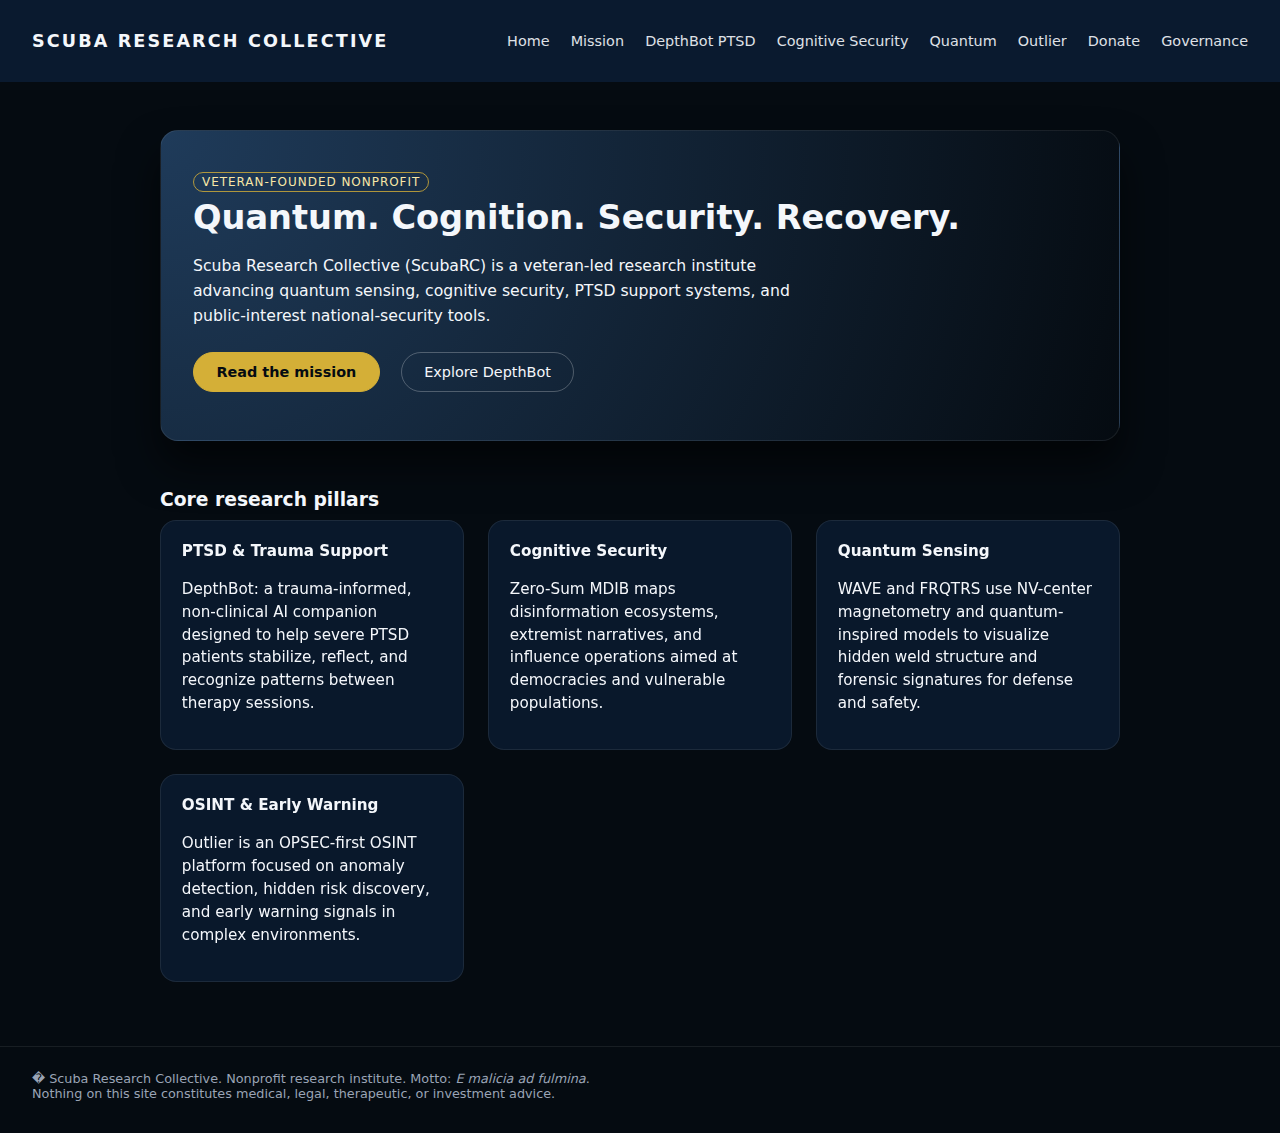
<file: index.html>
<!doctype html>
<html lang="en">
<head>
  <meta charset="utf-8" />
  <title>Home � Scuba Research Collective</title>
  <meta name="viewport" content="width=device-width, initial-scale=1" />
  <link rel="stylesheet" href="style.css" />
</head>
<body>
<header>
  <h1>SCUBA RESEARCH COLLECTIVE</h1>
  <nav>
    <a href="index.html">Home</a>
    <a href="mission.html">Mission</a>
    <a href="depthbot.html">DepthBot PTSD</a>
    <a href="mdib.html">Cognitive Security</a>
    <a href="quantum.html">Quantum</a>
    <a href="outlier.html">Outlier</a>
    <a href="donate.html">Donate</a>
    <a href="governance.html">Governance</a>
  </nav>
</header>
<main>
<section class="hero">
  <span class="badge">Veteran-founded nonprofit</span>
  <h2>Quantum. Cognition. Security. Recovery.</h2>
  <p>
    Scuba Research Collective (ScubaRC) is a veteran-led research institute advancing
    quantum sensing, cognitive security, PTSD support systems, and public-interest
    national-security tools.
  </p>
  <div class="ctas">
    <a href="mission.html" class="primary">Read the mission</a>
    <a href="depthbot.html">Explore DepthBot</a>
  </div>
</section>

<section>
  <h3>Core research pillars</h3>
  <div class="card-grid">
    <div class="card">
      <h4>PTSD & Trauma Support</h4>
      <p>
        DepthBot: a trauma-informed, non-clinical AI companion designed to help
        severe PTSD patients stabilize, reflect, and recognize patterns between
        therapy sessions.
      </p>
    </div>
    <div class="card">
      <h4>Cognitive Security</h4>
      <p>
        Zero-Sum MDIB maps disinformation ecosystems, extremist narratives, and
        influence operations aimed at democracies and vulnerable populations.
      </p>
    </div>
    <div class="card">
      <h4>Quantum Sensing</h4>
      <p>
        WAVE and FRQTRS use NV-center magnetometry and quantum-inspired models
        to visualize hidden weld structure and forensic signatures for defense
        and safety.
      </p>
    </div>
    <div class="card">
      <h4>OSINT & Early Warning</h4>
      <p>
        Outlier is an OPSEC-first OSINT platform focused on anomaly detection,
        hidden risk discovery, and early warning signals in complex environments.
      </p>
    </div>
  </div>
</section>
</main>
<footer>
  <div>� Scuba Research Collective. Nonprofit research institute. Motto: <em>E malicia ad fulmina</em>.</div>
  <div>Nothing on this site constitutes medical, legal, therapeutic, or investment advice.</div>
</footer>
</body>
</html>
</file>
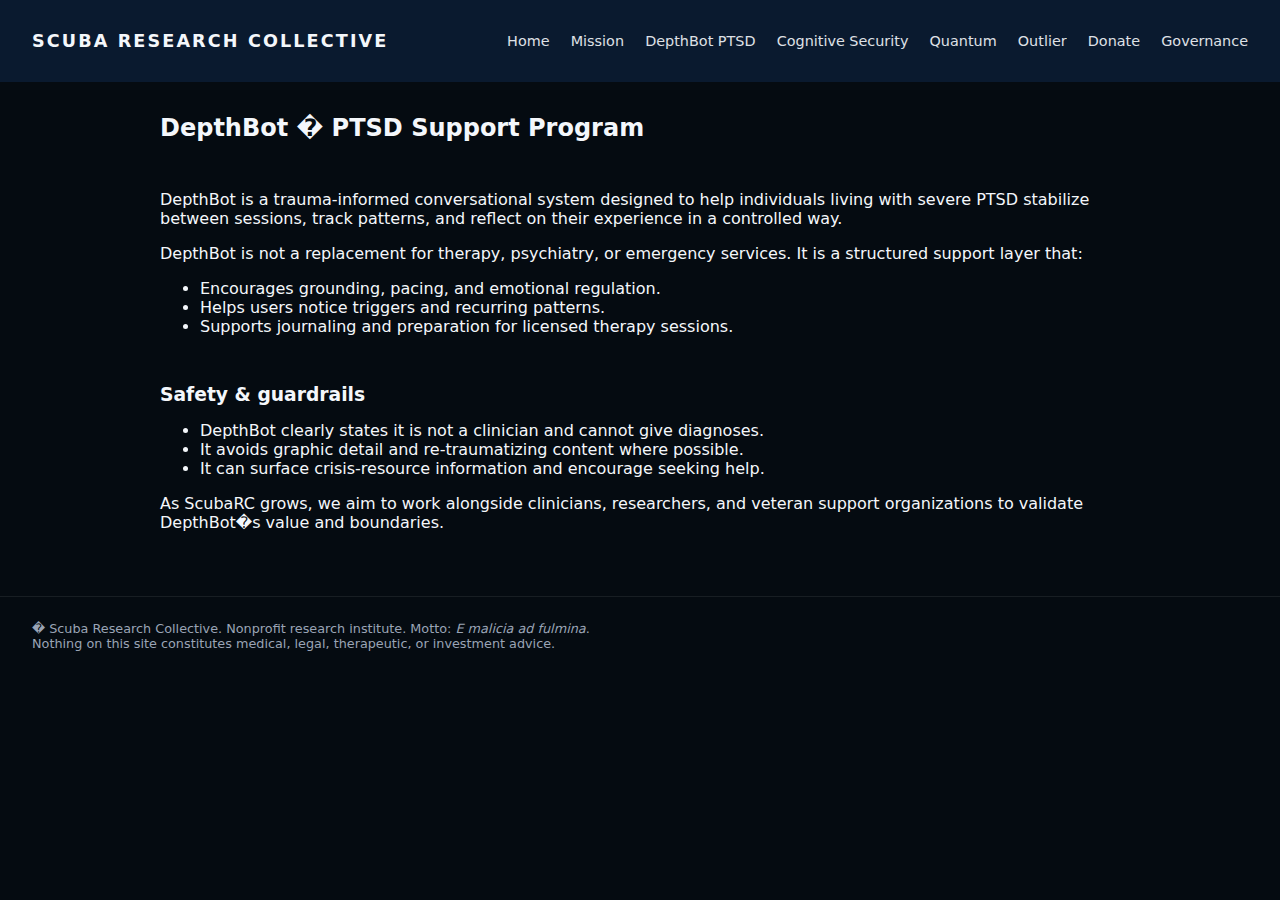
<file: depthbot.html>
<!doctype html>
<html lang="en">
<head>
  <meta charset="utf-8" />
  <title>DepthBot PTSD � Scuba Research Collective</title>
  <meta name="viewport" content="width=device-width, initial-scale=1" />
  <link rel="stylesheet" href="style.css" />
</head>
<body>
<header>
  <h1>SCUBA RESEARCH COLLECTIVE</h1>
  <nav>
    <a href="index.html">Home</a>
    <a href="mission.html">Mission</a>
    <a href="depthbot.html">DepthBot PTSD</a>
    <a href="mdib.html">Cognitive Security</a>
    <a href="quantum.html">Quantum</a>
    <a href="outlier.html">Outlier</a>
    <a href="donate.html">Donate</a>
    <a href="governance.html">Governance</a>
  </nav>
</header>
<main>
<h2>DepthBot � PTSD Support Program</h2>

<section>
  <p>
    DepthBot is a trauma-informed conversational system designed to help individuals
    living with severe PTSD stabilize between sessions, track patterns, and reflect
    on their experience in a controlled way.
  </p>
  <p>
    DepthBot is not a replacement for therapy, psychiatry, or emergency services.
    It is a structured support layer that:
  </p>
  <ul>
    <li>Encourages grounding, pacing, and emotional regulation.</li>
    <li>Helps users notice triggers and recurring patterns.</li>
    <li>Supports journaling and preparation for licensed therapy sessions.</li>
  </ul>
</section>

<section>
  <h3>Safety & guardrails</h3>
  <ul>
    <li>DepthBot clearly states it is not a clinician and cannot give diagnoses.</li>
    <li>It avoids graphic detail and re-traumatizing content where possible.</li>
    <li>It can surface crisis-resource information and encourage seeking help.</li>
  </ul>
  <p>
    As ScubaRC grows, we aim to work alongside clinicians, researchers, and veteran
    support organizations to validate DepthBot�s value and boundaries.
  </p>
</section>
</main>
<footer>
  <div>� Scuba Research Collective. Nonprofit research institute. Motto: <em>E malicia ad fulmina</em>.</div>
  <div>Nothing on this site constitutes medical, legal, therapeutic, or investment advice.</div>
</footer>
</body>
</html>
</file>
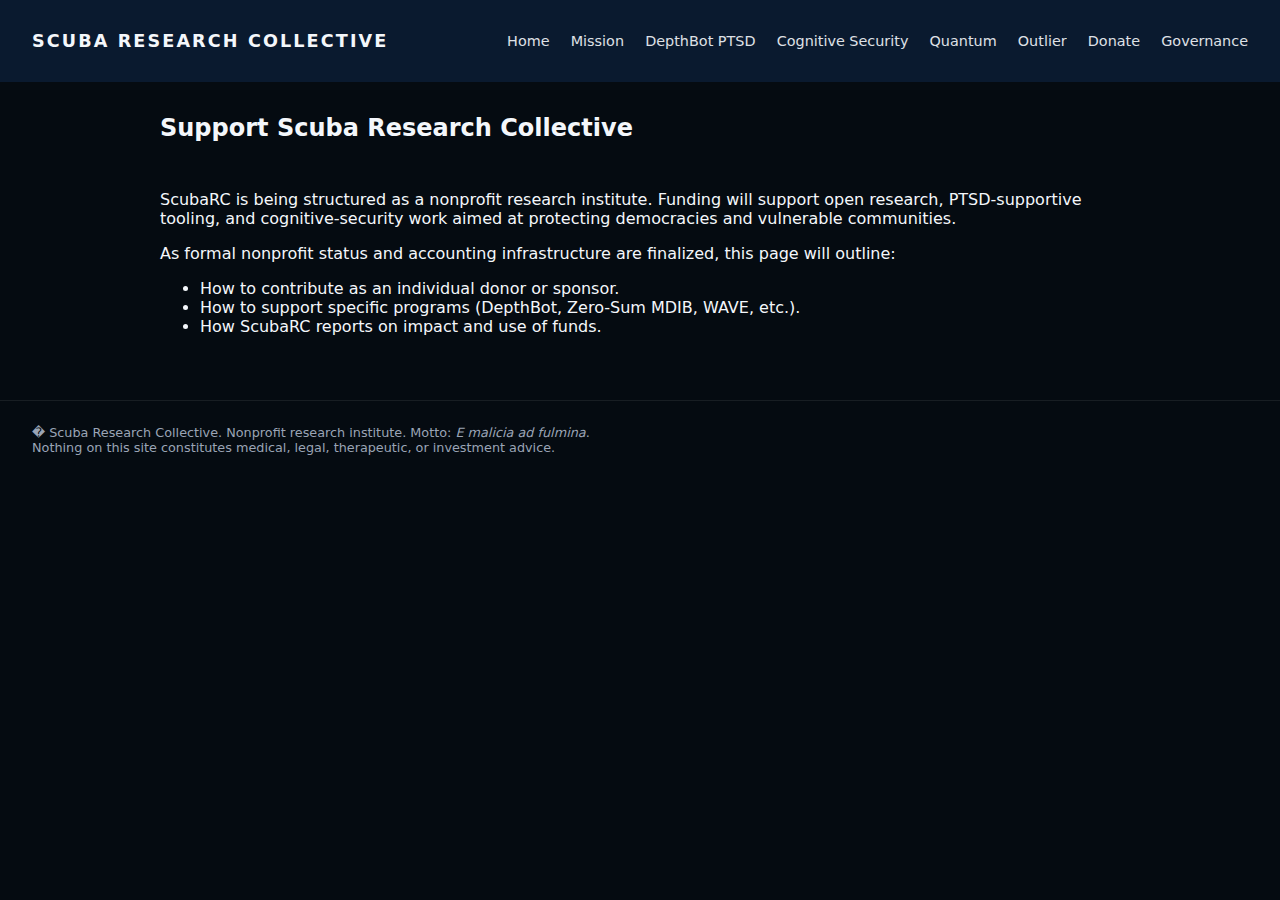
<file: donate.html>
<!doctype html>
<html lang="en">
<head>
  <meta charset="utf-8" />
  <title>Donate � Scuba Research Collective</title>
  <meta name="viewport" content="width=device-width, initial-scale=1" />
  <link rel="stylesheet" href="style.css" />
</head>
<body>
<header>
  <h1>SCUBA RESEARCH COLLECTIVE</h1>
  <nav>
    <a href="index.html">Home</a>
    <a href="mission.html">Mission</a>
    <a href="depthbot.html">DepthBot PTSD</a>
    <a href="mdib.html">Cognitive Security</a>
    <a href="quantum.html">Quantum</a>
    <a href="outlier.html">Outlier</a>
    <a href="donate.html">Donate</a>
    <a href="governance.html">Governance</a>
  </nav>
</header>
<main>
<h2>Support Scuba Research Collective</h2>

<section>
  <p>
    ScubaRC is being structured as a nonprofit research institute. Funding will
    support open research, PTSD-supportive tooling, and cognitive-security work
    aimed at protecting democracies and vulnerable communities.
  </p>
  <p>
    As formal nonprofit status and accounting infrastructure are finalized, this
    page will outline:
  </p>
  <ul>
    <li>How to contribute as an individual donor or sponsor.</li>
    <li>How to support specific programs (DepthBot, Zero-Sum MDIB, WAVE, etc.).</li>
    <li>How ScubaRC reports on impact and use of funds.</li>
  </ul>
</section>
</main>
<footer>
  <div>� Scuba Research Collective. Nonprofit research institute. Motto: <em>E malicia ad fulmina</em>.</div>
  <div>Nothing on this site constitutes medical, legal, therapeutic, or investment advice.</div>
</footer>
</body>
</html>
</file>
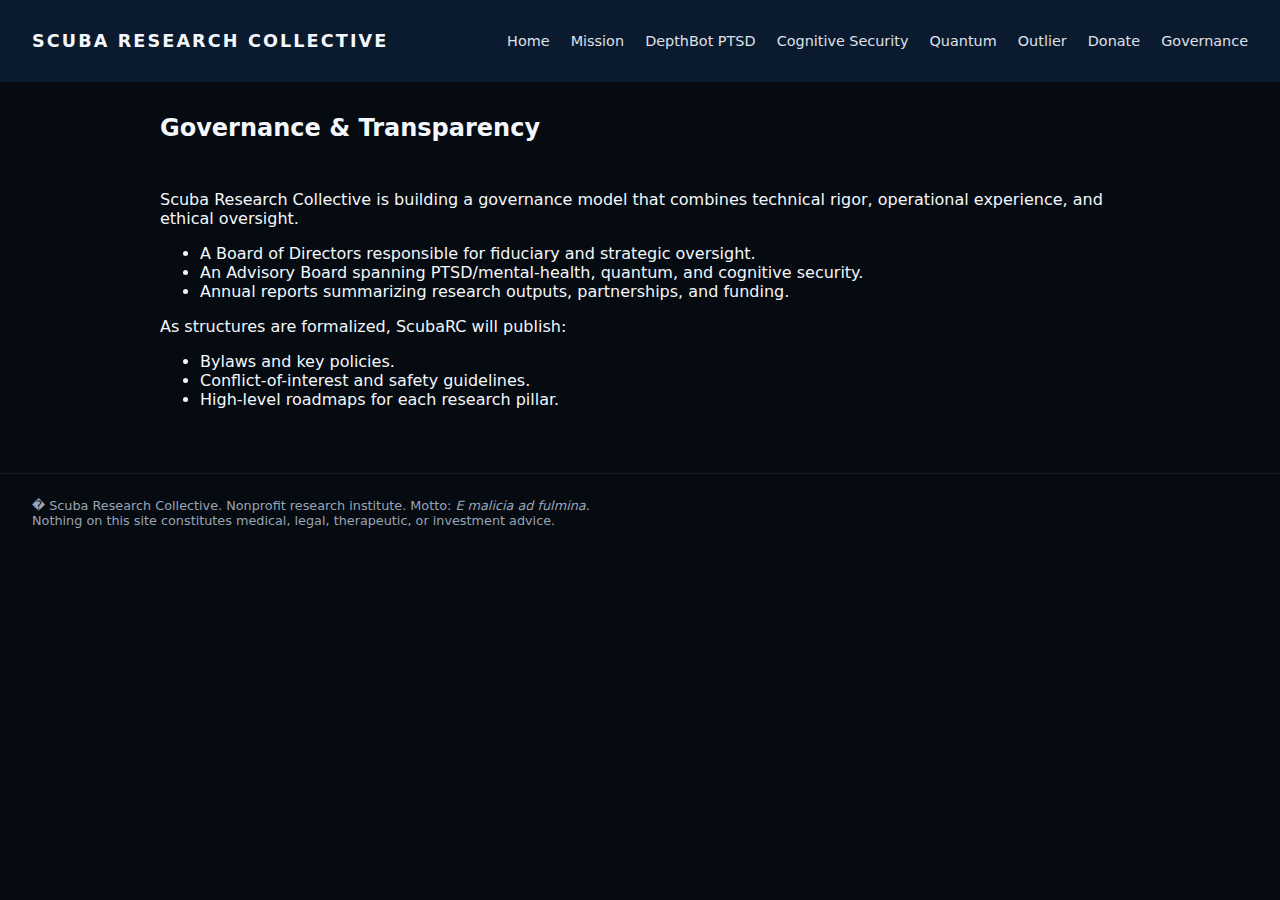
<file: governance.html>
<!doctype html>
<html lang="en">
<head>
  <meta charset="utf-8" />
  <title>Governance � Scuba Research Collective</title>
  <meta name="viewport" content="width=device-width, initial-scale=1" />
  <link rel="stylesheet" href="style.css" />
</head>
<body>
<header>
  <h1>SCUBA RESEARCH COLLECTIVE</h1>
  <nav>
    <a href="index.html">Home</a>
    <a href="mission.html">Mission</a>
    <a href="depthbot.html">DepthBot PTSD</a>
    <a href="mdib.html">Cognitive Security</a>
    <a href="quantum.html">Quantum</a>
    <a href="outlier.html">Outlier</a>
    <a href="donate.html">Donate</a>
    <a href="governance.html">Governance</a>
  </nav>
</header>
<main>
<h2>Governance & Transparency</h2>

<section>
  <p>
    Scuba Research Collective is building a governance model that combines
    technical rigor, operational experience, and ethical oversight.
  </p>
  <ul>
    <li>A Board of Directors responsible for fiduciary and strategic oversight.</li>
    <li>An Advisory Board spanning PTSD/mental-health, quantum, and cognitive security.</li>
    <li>Annual reports summarizing research outputs, partnerships, and funding.</li>
  </ul>
  <p>
    As structures are formalized, ScubaRC will publish:
  </p>
  <ul>
    <li>Bylaws and key policies.</li>
    <li>Conflict-of-interest and safety guidelines.</li>
    <li>High-level roadmaps for each research pillar.</li>
  </ul>
</section>
</main>
<footer>
  <div>� Scuba Research Collective. Nonprofit research institute. Motto: <em>E malicia ad fulmina</em>.</div>
  <div>Nothing on this site constitutes medical, legal, therapeutic, or investment advice.</div>
</footer>
</body>
</html>
</file>
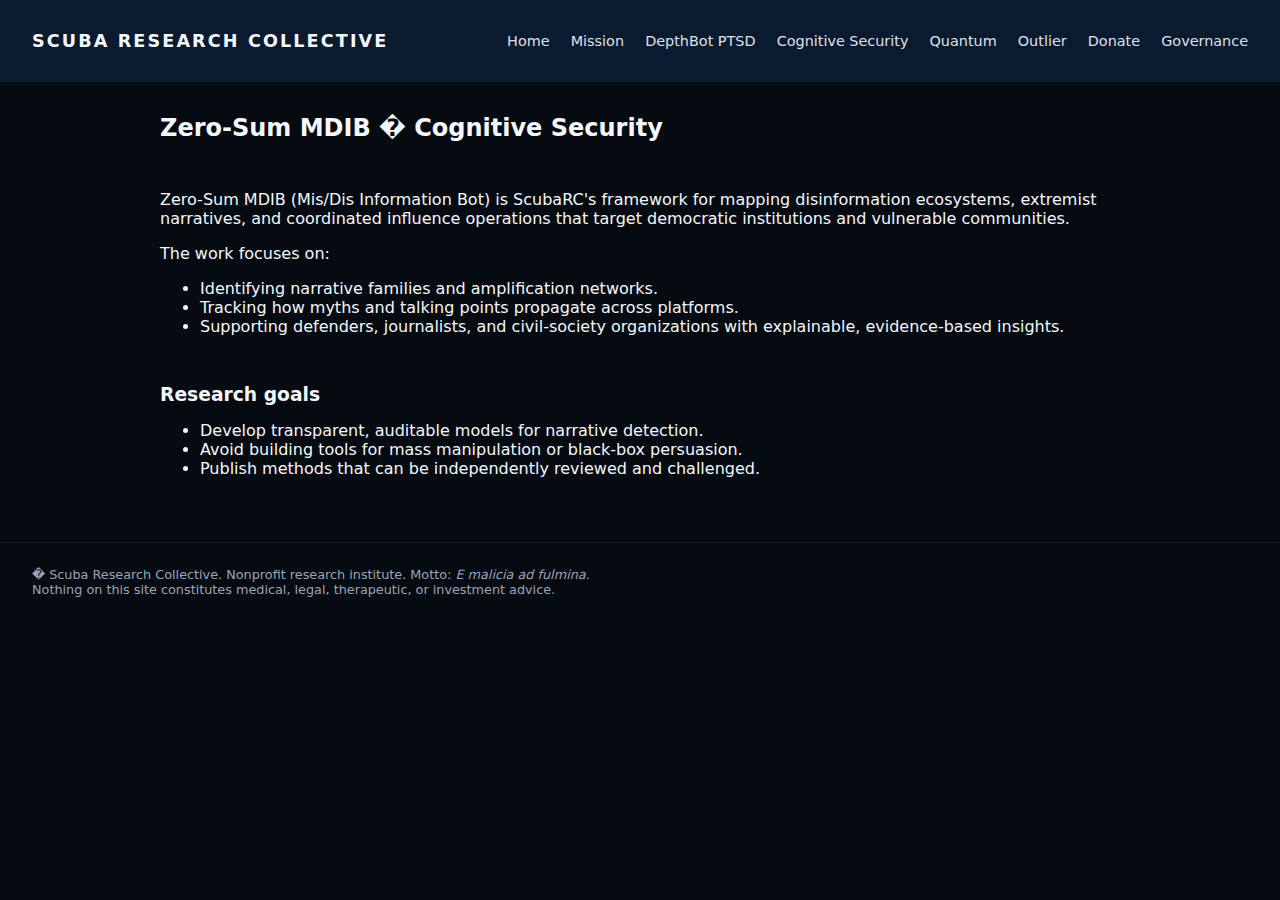
<file: mdib.html>
<!doctype html>
<html lang="en">
<head>
  <meta charset="utf-8" />
  <title>Zero-Sum MDIB � Scuba Research Collective</title>
  <meta name="viewport" content="width=device-width, initial-scale=1" />
  <link rel="stylesheet" href="style.css" />
</head>
<body>
<header>
  <h1>SCUBA RESEARCH COLLECTIVE</h1>
  <nav>
    <a href="index.html">Home</a>
    <a href="mission.html">Mission</a>
    <a href="depthbot.html">DepthBot PTSD</a>
    <a href="mdib.html">Cognitive Security</a>
    <a href="quantum.html">Quantum</a>
    <a href="outlier.html">Outlier</a>
    <a href="donate.html">Donate</a>
    <a href="governance.html">Governance</a>
  </nav>
</header>
<main>
<h2>Zero-Sum MDIB � Cognitive Security</h2>

<section>
  <p>
    Zero-Sum MDIB (Mis/Dis Information Bot) is ScubaRC&apos;s framework for mapping
    disinformation ecosystems, extremist narratives, and coordinated influence
    operations that target democratic institutions and vulnerable communities.
  </p>
  <p>
    The work focuses on:
  </p>
  <ul>
    <li>Identifying narrative families and amplification networks.</li>
    <li>Tracking how myths and talking points propagate across platforms.</li>
    <li>Supporting defenders, journalists, and civil-society organizations with
        explainable, evidence-based insights.</li>
  </ul>
</section>

<section>
  <h3>Research goals</h3>
  <ul>
    <li>Develop transparent, auditable models for narrative detection.</li>
    <li>Avoid building tools for mass manipulation or black-box persuasion.</li>
    <li>Publish methods that can be independently reviewed and challenged.</li>
  </ul>
</section>
</main>
<footer>
  <div>� Scuba Research Collective. Nonprofit research institute. Motto: <em>E malicia ad fulmina</em>.</div>
  <div>Nothing on this site constitutes medical, legal, therapeutic, or investment advice.</div>
</footer>
</body>
</html>
</file>
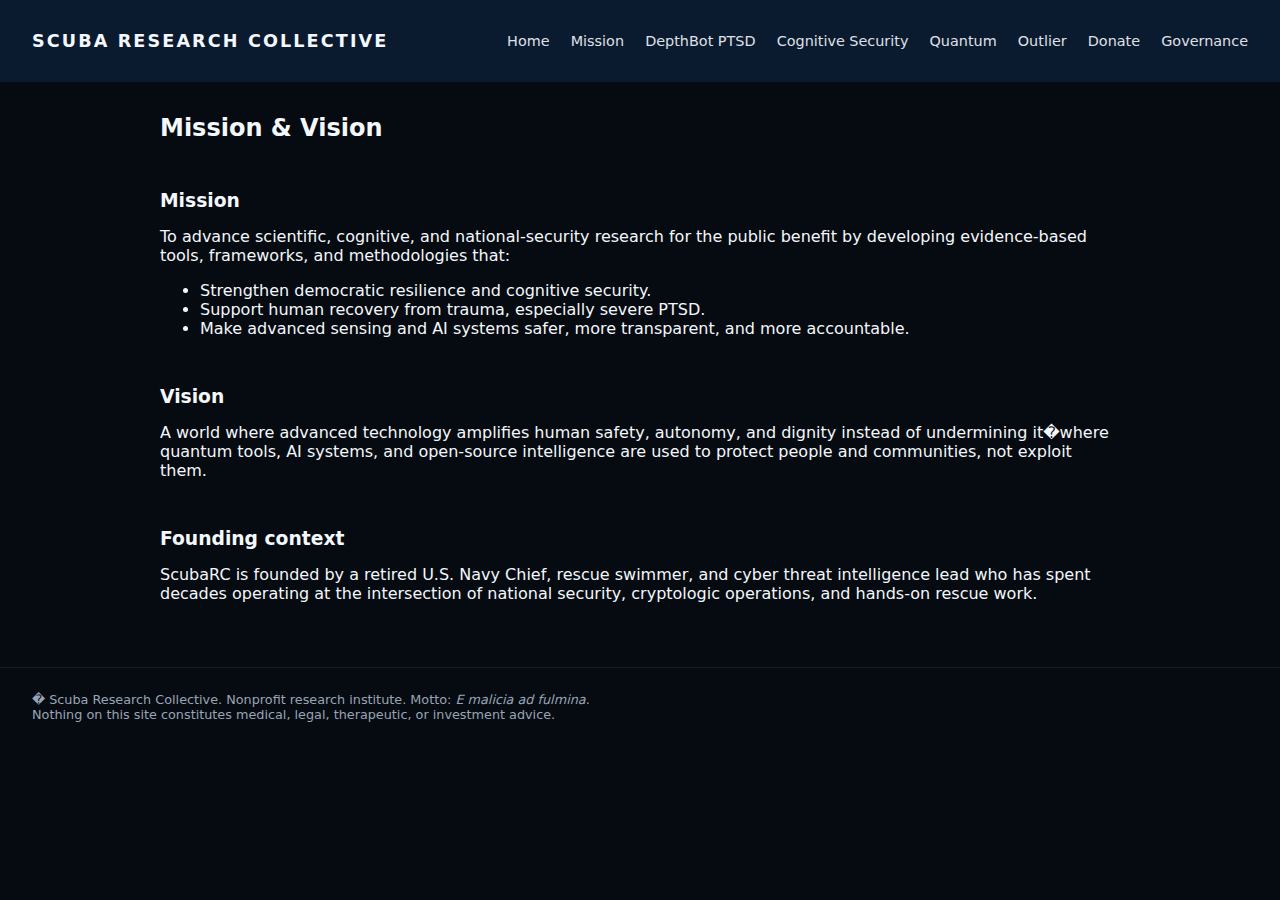
<file: mission.html>
<!doctype html>
<html lang="en">
<head>
  <meta charset="utf-8" />
  <title>Mission � Scuba Research Collective</title>
  <meta name="viewport" content="width=device-width, initial-scale=1" />
  <link rel="stylesheet" href="style.css" />
</head>
<body>
<header>
  <h1>SCUBA RESEARCH COLLECTIVE</h1>
  <nav>
    <a href="index.html">Home</a>
    <a href="mission.html">Mission</a>
    <a href="depthbot.html">DepthBot PTSD</a>
    <a href="mdib.html">Cognitive Security</a>
    <a href="quantum.html">Quantum</a>
    <a href="outlier.html">Outlier</a>
    <a href="donate.html">Donate</a>
    <a href="governance.html">Governance</a>
  </nav>
</header>
<main>
<h2>Mission & Vision</h2>

<section>
  <h3>Mission</h3>
  <p>
    To advance scientific, cognitive, and national-security research for the public
    benefit by developing evidence-based tools, frameworks, and methodologies that:
  </p>
  <ul>
    <li>Strengthen democratic resilience and cognitive security.</li>
    <li>Support human recovery from trauma, especially severe PTSD.</li>
    <li>Make advanced sensing and AI systems safer, more transparent, and more accountable.</li>
  </ul>
</section>

<section>
  <h3>Vision</h3>
  <p>
    A world where advanced technology amplifies human safety, autonomy, and dignity
    instead of undermining it�where quantum tools, AI systems, and open-source
    intelligence are used to protect people and communities, not exploit them.
  </p>
</section>

<section>
  <h3>Founding context</h3>
  <p>
    ScubaRC is founded by a retired U.S. Navy Chief, rescue swimmer, and cyber threat
    intelligence lead who has spent decades operating at the intersection of
    national security, cryptologic operations, and hands-on rescue work.
  </p>
</section>
</main>
<footer>
  <div>� Scuba Research Collective. Nonprofit research institute. Motto: <em>E malicia ad fulmina</em>.</div>
  <div>Nothing on this site constitutes medical, legal, therapeutic, or investment advice.</div>
</footer>
</body>
</html>
</file>
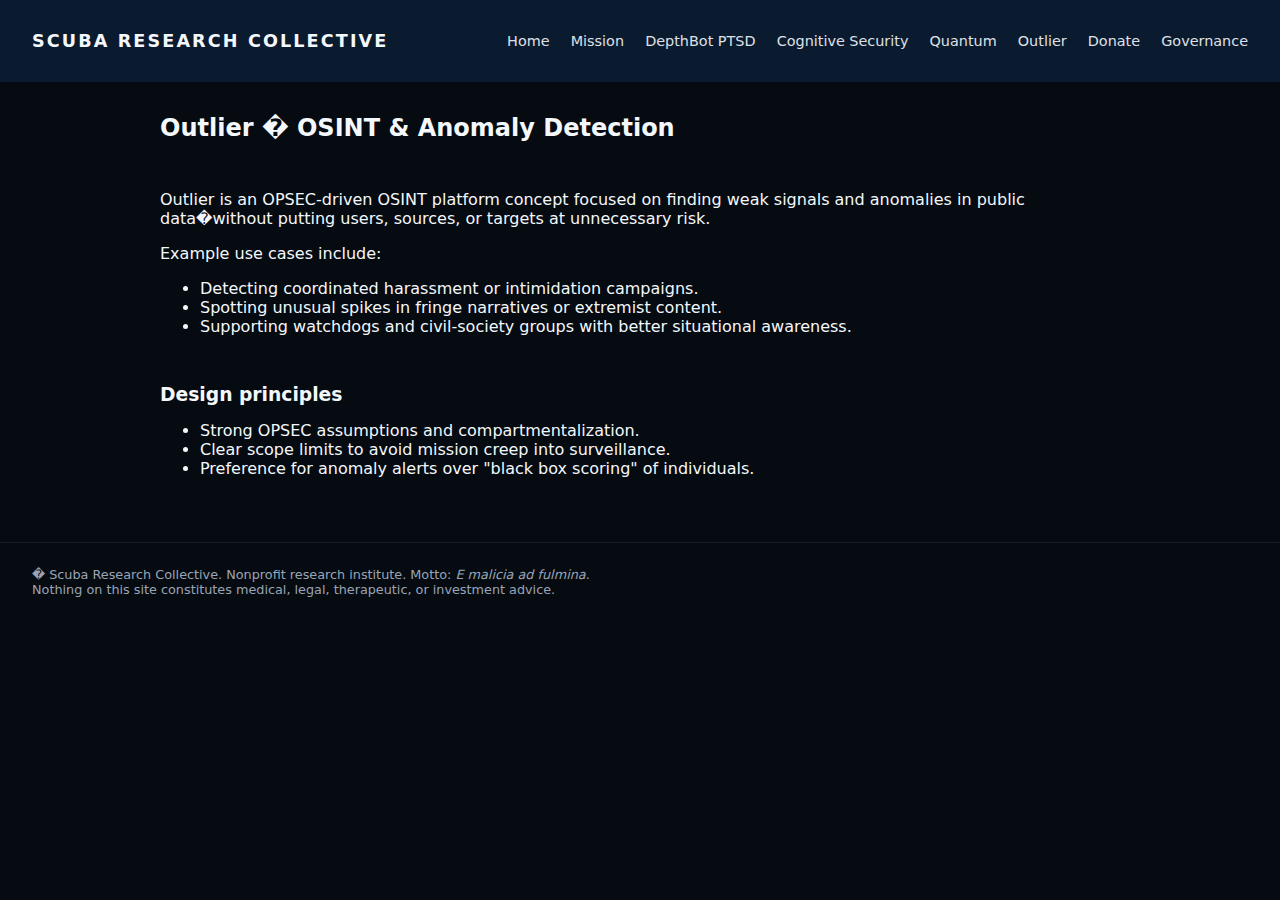
<file: outlier.html>
<!doctype html>
<html lang="en">
<head>
  <meta charset="utf-8" />
  <title>Outlier OSINT � Scuba Research Collective</title>
  <meta name="viewport" content="width=device-width, initial-scale=1" />
  <link rel="stylesheet" href="style.css" />
</head>
<body>
<header>
  <h1>SCUBA RESEARCH COLLECTIVE</h1>
  <nav>
    <a href="index.html">Home</a>
    <a href="mission.html">Mission</a>
    <a href="depthbot.html">DepthBot PTSD</a>
    <a href="mdib.html">Cognitive Security</a>
    <a href="quantum.html">Quantum</a>
    <a href="outlier.html">Outlier</a>
    <a href="donate.html">Donate</a>
    <a href="governance.html">Governance</a>
  </nav>
</header>
<main>
<h2>Outlier � OSINT & Anomaly Detection</h2>

<section>
  <p>
    Outlier is an OPSEC-driven OSINT platform concept focused on finding weak
    signals and anomalies in public data�without putting users, sources, or targets
    at unnecessary risk.
  </p>
  <p>
    Example use cases include:
  </p>
  <ul>
    <li>Detecting coordinated harassment or intimidation campaigns.</li>
    <li>Spotting unusual spikes in fringe narratives or extremist content.</li>
    <li>Supporting watchdogs and civil-society groups with better situational awareness.</li>
  </ul>
</section>

<section>
  <h3>Design principles</h3>
  <ul>
    <li>Strong OPSEC assumptions and compartmentalization.</li>
    <li>Clear scope limits to avoid mission creep into surveillance.</li>
    <li>Preference for anomaly alerts over &quot;black box scoring&quot; of individuals.</li>
  </ul>
</section>
</main>
<footer>
  <div>� Scuba Research Collective. Nonprofit research institute. Motto: <em>E malicia ad fulmina</em>.</div>
  <div>Nothing on this site constitutes medical, legal, therapeutic, or investment advice.</div>
</footer>
</body>
</html>
</file>
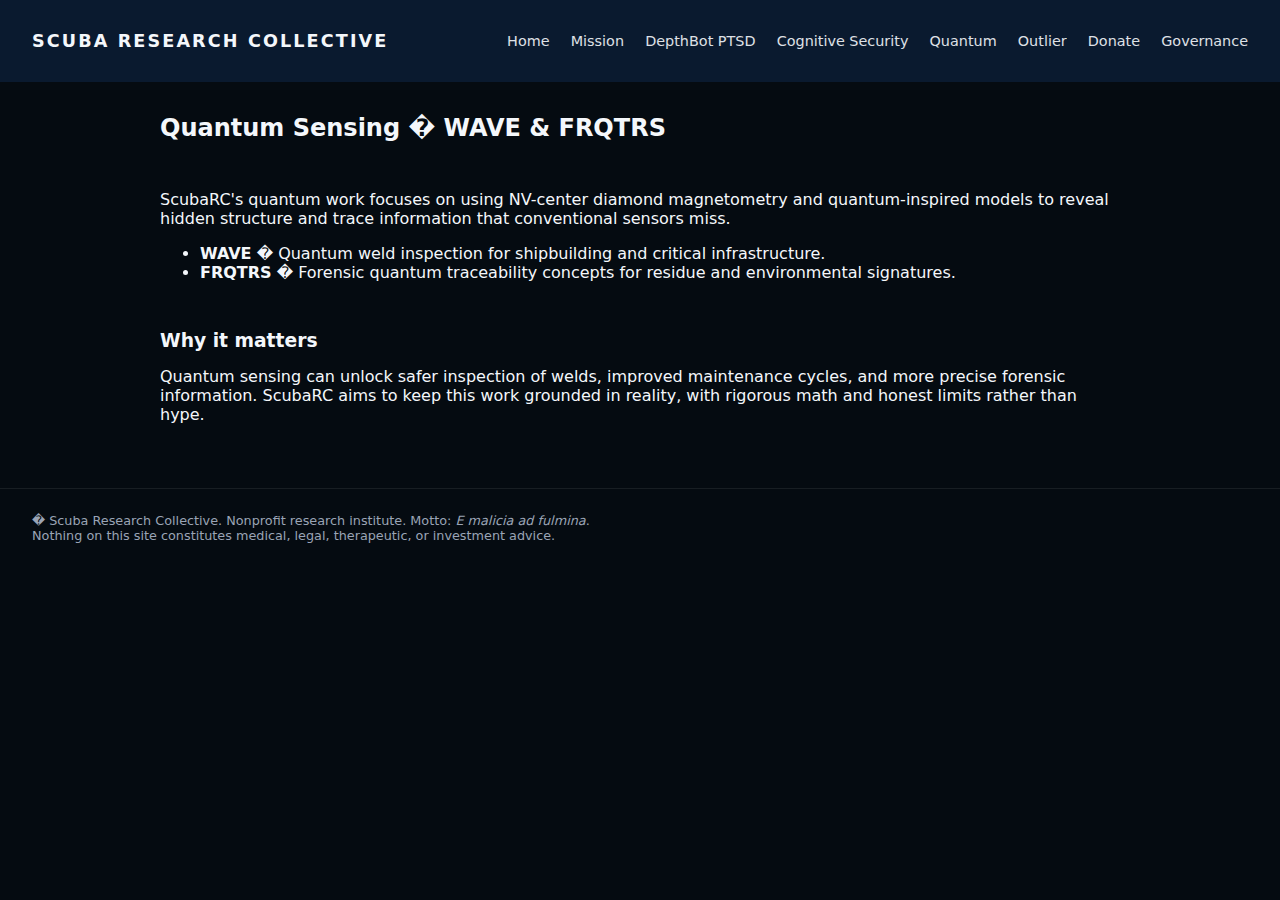
<file: quantum.html>
<!doctype html>
<html lang="en">
<head>
  <meta charset="utf-8" />
  <title>Quantum Sensing � Scuba Research Collective</title>
  <meta name="viewport" content="width=device-width, initial-scale=1" />
  <link rel="stylesheet" href="style.css" />
</head>
<body>
<header>
  <h1>SCUBA RESEARCH COLLECTIVE</h1>
  <nav>
    <a href="index.html">Home</a>
    <a href="mission.html">Mission</a>
    <a href="depthbot.html">DepthBot PTSD</a>
    <a href="mdib.html">Cognitive Security</a>
    <a href="quantum.html">Quantum</a>
    <a href="outlier.html">Outlier</a>
    <a href="donate.html">Donate</a>
    <a href="governance.html">Governance</a>
  </nav>
</header>
<main>
<h2>Quantum Sensing � WAVE & FRQTRS</h2>

<section>
  <p>
    ScubaRC&apos;s quantum work focuses on using NV-center diamond magnetometry and
    quantum-inspired models to reveal hidden structure and trace information that
    conventional sensors miss.
  </p>
  <ul>
    <li><strong>WAVE</strong> � Quantum weld inspection for shipbuilding and critical infrastructure.</li>
    <li><strong>FRQTRS</strong> � Forensic quantum traceability concepts for residue and environmental signatures.</li>
  </ul>
</section>

<section>
  <h3>Why it matters</h3>
  <p>
    Quantum sensing can unlock safer inspection of welds, improved maintenance
    cycles, and more precise forensic information. ScubaRC aims to keep this work
    grounded in reality, with rigorous math and honest limits rather than hype.
  </p>
</section>
</main>
<footer>
  <div>� Scuba Research Collective. Nonprofit research institute. Motto: <em>E malicia ad fulmina</em>.</div>
  <div>Nothing on this site constitutes medical, legal, therapeutic, or investment advice.</div>
</footer>
</body>
</html>
</file>
<file: style.css>
body {
  margin: 0;
  font-family: system-ui, -apple-system, BlinkMacSystemFont, "Segoe UI", sans-serif;
  background: #050b11;
  color: #f4f7fb;
}

a {
  color: inherit;
}

header {
  padding: 1.2rem 2rem;
  background: #0a1a2f;
  display: flex;
  align-items: center;
  justify-content: space-between;
  position: sticky;
  top: 0;
  z-index: 10;
}

header h1 {
  font-size: 1.1rem;
  letter-spacing: 0.12em;
  text-transform: uppercase;
}

nav a {
  color: #f4f7fb;
  margin-left: 1rem;
  text-decoration: none;
  font-size: 0.9rem;
  opacity: 0.9;
}

nav a:hover {
  text-decoration: underline;
  opacity: 1;
}

main {
  max-width: 960px;
  margin: 2rem auto 4rem;
  padding: 0 1.5rem;
}

.hero {
  padding: 2.5rem 2rem;
  border-radius: 18px;
  background: radial-gradient(circle at top left, #1f3b5a, #050b11);
  border: 1px solid rgba(255,255,255,0.08);
  box-shadow: 0 24px 40px rgba(0,0,0,0.6);
}

.hero h2 {
  margin-top: 0;
  font-size: 2.1rem;
  margin-bottom: 0.8rem;
}

.hero p {
  max-width: 40rem;
  line-height: 1.6;
  font-size: 0.98rem;
}

.ctas {
  margin-top: 1.5rem;
}

.ctas a {
  display: inline-block;
  margin-right: 1rem;
  margin-bottom: 0.5rem;
  padding: 0.7rem 1.4rem;
  border-radius: 999px;
  border: 1px solid rgba(255,255,255,0.25);
  text-decoration: none;
  font-size: 0.9rem;
}

.ctas a.primary {
  background: #d4af37;
  color: #050b11;
  border-color: #d4af37;
  font-weight: 600;
}

section {
  margin-top: 3rem;
}

h2, h3, h4 {
  font-weight: 600;
}

h3 {
  margin-bottom: 0.6rem;
}

.card-grid {
  display: grid;
  grid-template-columns: repeat(auto-fit,minmax(240px,1fr));
  gap: 1.5rem;
}

.card {
  padding: 1.2rem 1.3rem;
  border-radius: 16px;
  border: 1px solid rgba(255,255,255,0.08);
  background: rgba(10, 26, 47, 0.9);
  backdrop-filter: blur(8px);
  font-size: 0.95rem;
  line-height: 1.5;
}

.card h4 {
  margin-top: 0;
  margin-bottom: 0.4rem;
}

.badge {
  display: inline-block;
  padding: 0.1rem 0.5rem;
  border-radius: 999px;
  border: 1px solid rgba(212,175,55,0.8);
  font-size: 0.75rem;
  text-transform: uppercase;
  letter-spacing: 0.08em;
  margin-bottom: 0.4rem;
  color: #f8e7a6;
}

footer {
  padding: 1.5rem 2rem 2rem;
  font-size: 0.8rem;
  color: #9aa4b5;
  border-top: 1px solid rgba(255,255,255,0.08);
  margin-top: 3rem;
}

footer em {
  font-style: italic;
}

@media (max-width: 720px) {
  header {
    flex-direction: column;
    align-items: flex-start;
    gap: 0.6rem;
  }
  nav {
    display: flex;
    flex-wrap: wrap;
  }
  nav a {
    margin-left: 0;
    margin-right: 0.8rem;
    margin-bottom: 0.2rem;
  }
}
</file>
